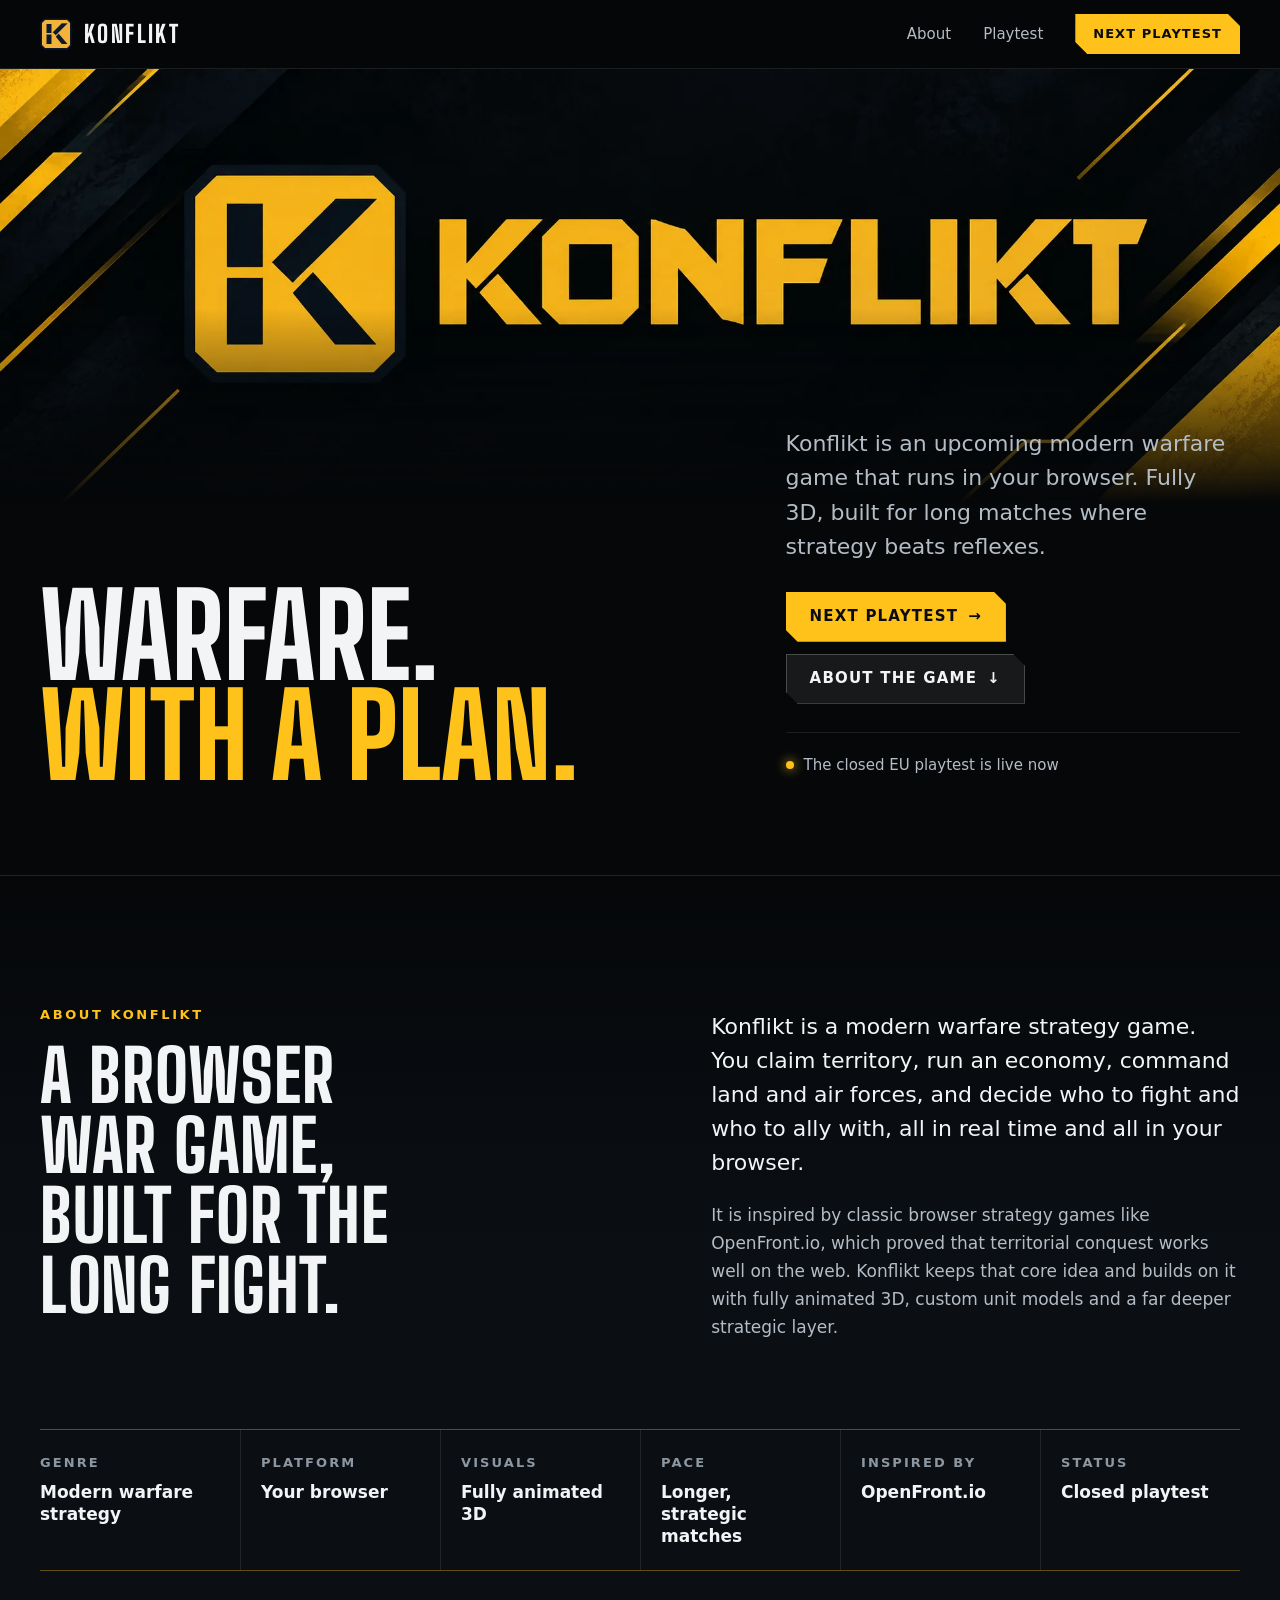
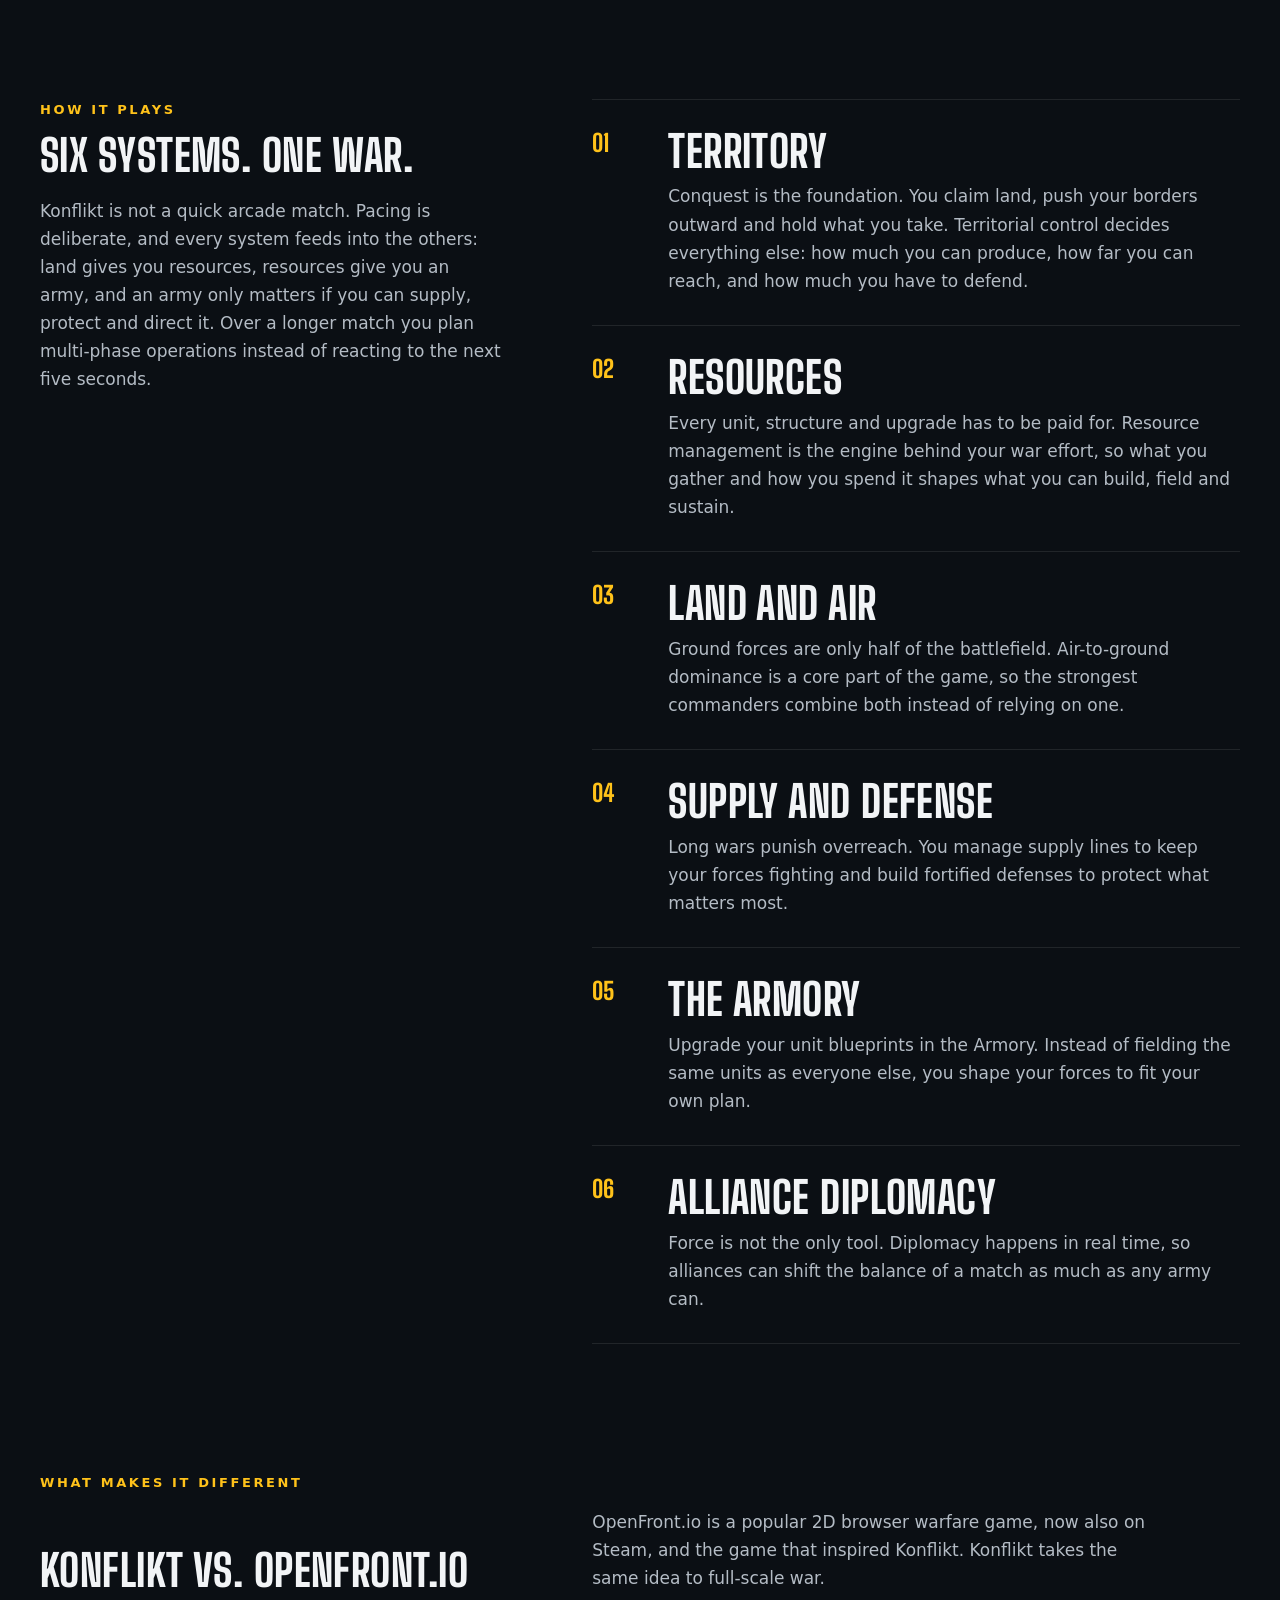
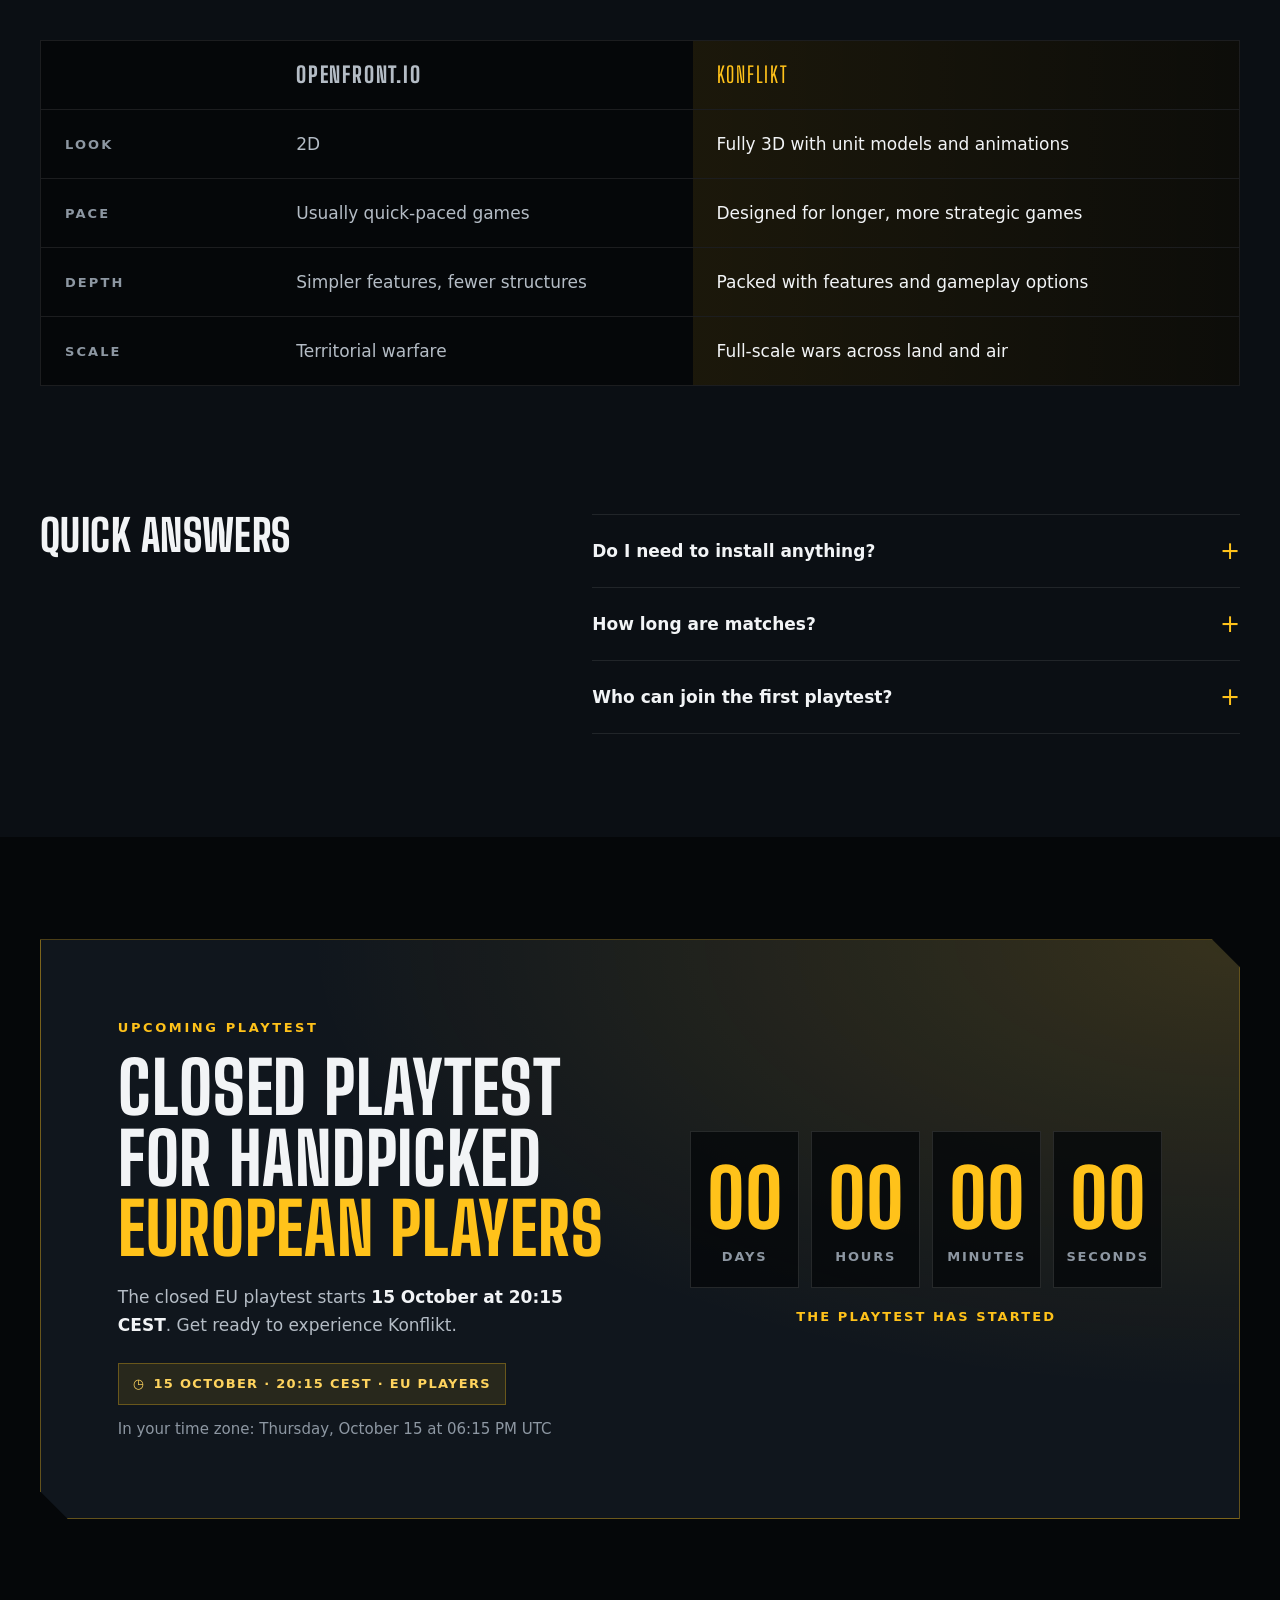
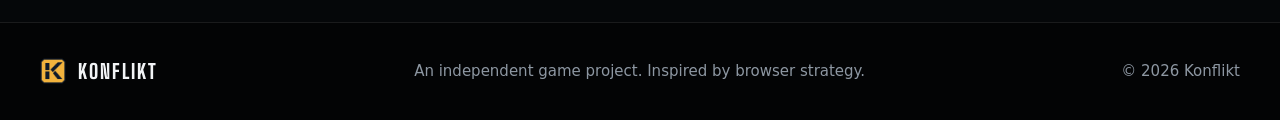
<file: index.html>
<!DOCTYPE html>
<html lang="en">
<head>
<meta charset="utf-8">
<meta name="viewport" content="width=device-width, initial-scale=1">
<meta name="theme-color" content="#050709">
<title>Konflikt — Warfare. With a plan.</title>
<meta name="description" content="Konflikt is a modern, fully 3D warfare strategy game that runs in your browser. Longer matches, deeper strategy. Closed EU playtest 15 October, 20:15 CEST.">
<meta property="og:title" content="Konflikt — Warfare. With a plan.">
<meta property="og:description" content="A fully 3D, browser-based warfare strategy game built for longer, deeper matches.">
<meta property="og:image" content="./assets/og.jpg">
<meta property="og:type" content="website">
<link rel="icon" type="image/png" href="./assets/favicon.png">
<link rel="preconnect" href="https://fonts.googleapis.com">
<link rel="preconnect" href="https://fonts.gstatic.com" crossorigin>
<link href="https://fonts.googleapis.com/css2?family=Big+Shoulders+Display:wght@700;800;900&display=swap" rel="stylesheet">
<link href="https://api.fontshare.com/v2/css?f[]=satoshi@400,500,700&display=swap" rel="stylesheet">
<link rel="preload" as="image" href="./assets/banner.webp">
<link rel="stylesheet" href="./style.css">
<script>document.documentElement.classList.add('js');</script>
</head>
<body>

<header class="site-header">
  <div class="wrap bar">
    <a class="brand" href="#top" aria-label="Konflikt, back to top">
      <img src="./assets/logo.png" width="32" height="32" alt="">
      <span>KONFLIKT</span>
    </a>
    <nav aria-label="Main">
      <a href="#about">About</a>
      <a href="#playtest">Playtest</a>
      <a class="btn btn-sm" href="#playtest">Next playtest</a>
    </nav>
  </div>
</header>

<main id="top">

  <!-- HERO -->
  <section class="hero">
    <img class="hero-art" src="./assets/banner.webp" width="1983" height="793" alt="Konflikt logo and wordmark in gold on a dark, angular background" fetchpriority="high">
    <div class="wrap hero-text">
      <h1>Warfare.<br><em>With a plan.</em></h1>
      <div class="hero-side">
        <p class="lead">Konflikt is an upcoming modern warfare game that runs in your browser. Fully 3D, built for long matches where strategy beats reflexes.</p>
        <div class="actions">
          <a class="btn" href="#playtest">Next playtest <span aria-hidden="true">&rarr;</span></a>
          <a class="btn btn-ghost" href="#about">About the game <span aria-hidden="true">&darr;</span></a>
        </div>
        <p class="hero-live" id="hero-live" role="status"><i class="dot" aria-hidden="true"></i><span id="hero-live-text">Closed EU playtest</span></p>
      </div>
    </div>
  </section>

  <!-- ABOUT -->
  <section class="about" id="about">
    <div class="wrap">

      <div class="about-head reveal">
        <div>
          <p class="kicker">About Konflikt</p>
          <h2>A browser war game, built for the long fight.</h2>
        </div>
        <div class="about-intro">
          <p class="lead">Konflikt is a modern warfare strategy game. You claim territory, run an economy, command land and air forces, and decide who to fight and who to ally with, all in real time and all in your browser.</p>
          <p>It is inspired by classic browser strategy games like OpenFront.io, which proved that territorial conquest works well on the web. Konflikt keeps that core idea and builds on it with fully animated 3D, custom unit models and a far deeper strategic layer.</p>
        </div>
      </div>

      <dl class="glance reveal" aria-label="Konflikt at a glance">
        <div><dt>Genre</dt><dd>Modern warfare strategy</dd></div>
        <div><dt>Platform</dt><dd>Your browser</dd></div>
        <div><dt>Visuals</dt><dd>Fully animated 3D</dd></div>
        <div><dt>Pace</dt><dd>Longer, strategic matches</dd></div>
        <div><dt>Inspired by</dt><dd>OpenFront.io</dd></div>
        <div><dt>Status</dt><dd>Closed playtest</dd></div>
      </dl>

      <div class="systems">
        <div class="systems-intro reveal">
          <p class="kicker">How it plays</p>
          <h3>Six systems. One war.</h3>
          <p>Konflikt is not a quick arcade match. Pacing is deliberate, and every system feeds into the others: land gives you resources, resources give you an army, and an army only matters if you can supply, protect and direct it. Over a longer match you plan multi-phase operations instead of reacting to the next five seconds.</p>
        </div>

        <ol class="system-list">
          <li class="reveal">
            <span class="num">01</span>
            <div>
              <h4>Territory</h4>
              <p>Conquest is the foundation. You claim land, push your borders outward and hold what you take. Territorial control decides everything else: how much you can produce, how far you can reach, and how much you have to defend.</p>
            </div>
          </li>
          <li class="reveal">
            <span class="num">02</span>
            <div>
              <h4>Resources</h4>
              <p>Every unit, structure and upgrade has to be paid for. Resource management is the engine behind your war effort, so what you gather and how you spend it shapes what you can build, field and sustain.</p>
            </div>
          </li>
          <li class="reveal">
            <span class="num">03</span>
            <div>
              <h4>Land and air</h4>
              <p>Ground forces are only half of the battlefield. Air-to-ground dominance is a core part of the game, so the strongest commanders combine both instead of relying on one.</p>
            </div>
          </li>
          <li class="reveal">
            <span class="num">04</span>
            <div>
              <h4>Supply and defense</h4>
              <p>Long wars punish overreach. You manage supply lines to keep your forces fighting and build fortified defenses to protect what matters most.</p>
            </div>
          </li>
          <li class="reveal">
            <span class="num">05</span>
            <div>
              <h4>The Armory</h4>
              <p>Upgrade your unit blueprints in the Armory. Instead of fielding the same units as everyone else, you shape your forces to fit your own plan.</p>
            </div>
          </li>
          <li class="reveal">
            <span class="num">06</span>
            <div>
              <h4>Alliance diplomacy</h4>
              <p>Force is not the only tool. Diplomacy happens in real time, so alliances can shift the balance of a match as much as any army can.</p>
            </div>
          </li>
        </ol>
      </div>

      <div class="compare reveal">
        <div class="compare-head">
          <p class="kicker">What makes it different</p>
          <h3>Konflikt vs. OpenFront.io</h3>
          <p>OpenFront.io is a popular 2D browser warfare game, now also on Steam, and the game that inspired Konflikt. Konflikt takes the same idea to full-scale war.</p>
        </div>
        <div class="table" role="table" aria-label="Comparison between OpenFront.io and Konflikt">
          <div class="row row-head" role="row">
            <span role="columnheader"></span>
            <span role="columnheader">OpenFront.io</span>
            <span role="columnheader" class="us">Konflikt</span>
          </div>
          <div class="row" role="row">
            <span role="rowheader">Look</span>
            <span role="cell">2D</span>
            <span role="cell" class="us">Fully 3D with unit models and animations</span>
          </div>
          <div class="row" role="row">
            <span role="rowheader">Pace</span>
            <span role="cell">Usually quick-paced games</span>
            <span role="cell" class="us">Designed for longer, more strategic games</span>
          </div>
          <div class="row" role="row">
            <span role="rowheader">Depth</span>
            <span role="cell">Simpler features, fewer structures</span>
            <span role="cell" class="us">Packed with features and gameplay options</span>
          </div>
          <div class="row" role="row">
            <span role="rowheader">Scale</span>
            <span role="cell">Territorial warfare</span>
            <span role="cell" class="us">Full-scale wars across land and air</span>
          </div>
        </div>
      </div>

      <div class="faq reveal">
        <h3>Quick answers</h3>
        <div class="faq-list">
          <details>
            <summary>Do I need to install anything?</summary>
            <p>No. Konflikt is a browser-based game, so you play it in your browser.</p>
          </details>
          <details>
            <summary>How long are matches?</summary>
            <p>Longer than a typical quick-drop browser game. Konflikt is built for deeper, more involved matches where planning pays off.</p>
          </details>
          <details>
            <summary>Who can join the first playtest?</summary>
            <p>The first playtest is closed and open to handpicked European players.</p>
          </details>
        </div>
      </div>

    </div>
  </section>

  <!-- PLAYTEST -->
  <section class="playtest" id="playtest">
    <div class="wrap">
      <div class="panel reveal">
        <div class="panel-copy">
          <p class="kicker">Upcoming playtest</p>
          <h2>Closed playtest for handpicked <em>European players</em></h2>
          <p>The closed EU playtest starts <strong>15 October at 20:15 CEST</strong>. Get ready to experience Konflikt.</p>
          <p class="chip"><span aria-hidden="true">&#9719;</span> 15 October &middot; 20:15 CEST &middot; EU players</p>
          <p class="local" id="local-time" hidden></p>
        </div>
        <div class="panel-timer">
          <div class="countdown" role="timer" aria-label="Countdown to playtest start">
            <div class="tb"><strong id="days">00</strong><span>Days</span></div>
            <div class="tb"><strong id="hours">00</strong><span>Hours</span></div>
            <div class="tb"><strong id="minutes">00</strong><span>Minutes</span></div>
            <div class="tb"><strong id="seconds">00</strong><span>Seconds</span></div>
          </div>
          <p class="status" id="countdown-status" role="status">Time to playtest start</p>
        </div>
      </div>
    </div>
  </section>

</main>

<footer>
  <div class="wrap foot">
    <a class="brand" href="#top" aria-label="Konflikt, back to top"><img src="./assets/logo.png" width="26" height="26" alt=""><span>KONFLIKT</span></a>
    <p>An independent game project. Inspired by browser strategy.</p>
    <p>&copy; <span id="year">2026</span> Konflikt</p>
  </div>
</footer>

<script src="./app.js"></script>
<script data-pplx-inline-edit>
(function () {
  if (window === window.top) return;

  const allowedParentOrigins = ["https://www.perplexity.ai","https://perplexity.ai","https://testing.perplexity.ai","https://staging.perplexity.ai","https://*.preview.i.perplexity.ai","http://perplexity.localhost","http://localhost:1420","http://127.0.0.1:1420","http://localhost:3000","http://127.0.0.1:3000","http://localhost:5173","http://127.0.0.1:5173"];
  const MAX_FONT_BYTES = 500 * 1024;
  const MAX_TOTAL_FONT_BYTES = 2 * 1024 * 1024;
  const DEFAULT_LINE_HEIGHT = 16;
  let scrollForwarding = false;
  let scrollRaf = 0;
  let trustedTopOrigin = null;

  // Allow entries like "https://*.preview.i.perplexity.ai" — the wildcard
  // matches a single DNS label (no dots), so "https://*.foo" cannot stretch
  // across multiple labels.
  function matchesAllowedOrigin(origin) {
    if (!origin) return false;
    for (const entry of allowedParentOrigins) {
      if (!entry.includes("*")) {
        if (entry === origin) return true;
        continue;
      }
      const pattern = new RegExp(
        "^" +
          entry.replace(/[.+?^${}()|[\]\\]/g, "\\$&").replace(/\*/g, "[^.]+") +
          "$",
      );
      if (pattern.test(origin)) return true;
    }
    return false;
  }

  // Trust decision: when the sender is same-origin-visible (event.origin is a
  // real origin like https://www.perplexity.ai) we trust event.origin directly.
  // When event.origin is "null" (opaque broker srcdoc), we fall back to the
  // broker's stamped `parentOrigin` to identify the top window. The fallback
  // is claim-only — we rely on the browser's native `targetOrigin` enforcement
  // on the response path (see postToTrustedTop) to ensure replies can't be
  // delivered to anyone but the actual top window of that claimed origin.
  function getTrustedParentOrigin(event) {
    const forwardedParentOrigin =
      typeof event.data.parentOrigin === "string" ? event.data.parentOrigin : null;
    const parentOrigin = event.origin === "null" ? forwardedParentOrigin : event.origin;
    return matchesAllowedOrigin(parentOrigin) ? parentOrigin : null;
  }

  // All responses go to window.top with targetOrigin = the allowlisted origin.
  // An attacker that iframes us inside their own null-origin broker can claim
  // any parentOrigin they like, but the browser will drop the reply whenever
  // the real top's origin doesn't match — so the screenshot never leaves.
  function postToTrustedTop(message) {
    if (!trustedTopOrigin) return;
    try {
      window.top.postMessage(message, trustedTopOrigin);
    } catch (_error) {}
  }

  const PICK_CAPABILITIES = ["pick"];
  const PICK_CHAIN_LENGTH = 4;
  const PICK_MAX_TEXT_CHARS = 120;
  const PICK_MAX_HTML_CHARS = 300;

  function truncate(value, maxChars) {
    return value.length > maxChars ? value.slice(0, maxChars - 1) + "…" : value;
  }

  function isPickableElement(element) {
    return (
      element instanceof Element &&
      element !== document.documentElement &&
      element !== document.body
    );
  }

  function resolvePickTarget(x, y) {
    if (!Number.isFinite(x) || !Number.isFinite(y)) return null;
    const element = document.elementFromPoint(x, y);
    return isPickableElement(element) ? element.closest("svg") || element : null;
  }

  function pickLabel(element) {
    if (element.id) return element.localName + "#" + element.id;
    return [element.localName].concat(Array.from(element.classList).slice(0, 2)).join(".");
  }

  // Only attributes that help find the element in source. data-* values and URL
  // query strings or fragments can carry tokens.
  const PICK_ATTRIBUTES = new Set([
    "id",
    "class",
    "name",
    "type",
    "role",
    "alt",
    "aria-label",
    "href",
    "src",
  ]);

  function pickAttributeValue(attribute) {
    return attribute.name === "href" || attribute.name === "src"
      ? attribute.value.split(/[?#]/)[0]
      : attribute.value;
  }

  function describePickElement(element) {
    const chain = [];
    for (
      let current = element;
      isPickableElement(current) && chain.length < PICK_CHAIN_LENGTH;
      current = current.parentElement
    ) {
      chain.unshift(current);
    }
    const attributes = Array.from(element.attributes)
      .filter((attribute) => PICK_ATTRIBUTES.has(attribute.name))
      .map((attribute) => ` ${attribute.name}="${pickAttributeValue(attribute).replace(/"/g, "&quot;")}"`)
      .join("");
    const text = (element.innerText || element.textContent || "").replace(/\s+/g, " ").trim();
    return {
      chain: chain.map(pickLabel),
      html: truncate(`<${element.localName}${attributes}>`, PICK_MAX_HTML_CHARS),
      text: text ? truncate(text, PICK_MAX_TEXT_CHARS) : undefined,
    };
  }

  // Hover asks once per frame, and innerText on a large section forces layout,
  // so only the rect is re-read while the pointer stays on the same element.
  // Clicks ask for fresh details since the page may have changed the element.
  let lastPick = null;

  function describePickTarget(element, fresh) {
    if (fresh || lastPick?.element !== element) {
      lastPick = { element, details: describePickElement(element) };
    }
    const rect = element.getBoundingClientRect();
    return {
      rect: { x: rect.left, y: rect.top, width: rect.width, height: rect.height },
      ...lastPick.details,
    };
  }

  function inlineAll(original, clone) {
    if (original.nodeType !== 1 || clone.nodeType !== 1) return;

    try {
      const computedStyle = getComputedStyle(original);
      // cssText on a computed style is the serialized declaration in modern
      // Chromium/Safari — a single read beats enumerating ~400 longhand
      // properties. Firefox returns "" here, so we fall back on empty.
      const serialized = computedStyle.cssText;
      if (serialized) {
        clone.style.cssText = serialized;
      } else {
        const parts = new Array(computedStyle.length);
        for (let index = 0; index < computedStyle.length; index += 1) {
          const property = computedStyle[index];
          parts[index] = `${property}:${computedStyle.getPropertyValue(property)};`;
        }
        clone.style.cssText = parts.join("");
      }
    } catch (_error) {}

    const originalChildren = original.children;
    const clonedChildren = clone.children;
    for (
      let index = 0;
      index < originalChildren.length && index < clonedChildren.length;
      index += 1
    ) {
      inlineAll(originalChildren[index], clonedChildren[index]);
    }
  }

  function extractFontUrl(srcValue) {
    const matches = [
      ...srcValue.matchAll(
        /url\(["']?([^"')]+)["']?\)(?:\s*format\(["']?([^"')]+)["']?\))?/gi,
      ),
    ];
    if (matches.length === 0) return null;
    const woff2 = matches.find((m) => m[2] && m[2].toLowerCase().includes("woff2"));
    if (woff2) return woff2[1];
    const woff = matches.find((m) => m[2] && m[2].toLowerCase().includes("woff"));
    if (woff) return woff[1];
    return matches[0][1];
  }

  // Cache resolved font URL -> data URI across captures. Fonts on a page
  // essentially never change, and a batch run emits multiple captures back to
  // back — without this we'd refetch + re-base64 every time.
  const fontDataUriCache = new Map();
  const SRC_DECLARATION_RE = /src\s*:\s*[^;}]+/i;

  async function fetchAsDataUri(url) {
    if (fontDataUriCache.has(url)) return fontDataUriCache.get(url);
    let dataUri = null;
    try {
      const response = await fetch(url, { mode: "cors", credentials: "omit" });
      if (response.ok) {
        const blob = await response.blob();
        if (blob.size <= MAX_FONT_BYTES) {
          dataUri = await new Promise((resolve) => {
            const reader = new FileReader();
            reader.onloadend = () =>
              resolve(typeof reader.result === "string" ? reader.result : null);
            reader.onerror = () => resolve(null);
            reader.readAsDataURL(blob);
          });
        }
      }
    } catch (_error) {
      dataUri = null;
    }
    fontDataUriCache.set(url, dataUri);
    return dataUri;
  }

  function collectFontFaceRuleTexts() {
    const rules = [];
    for (const sheet of document.styleSheets) {
      let cssRules;
      try {
        cssRules = sheet.cssRules;
      } catch (_error) {
        continue;
      }
      if (!cssRules) continue;
      for (const rule of cssRules) {
        const cssText = rule.cssText || "";
        if (cssText.startsWith("@font-face")) rules.push(cssText);
      }
    }
    return rules;
  }

  async function buildInlinedFontCss() {
    const ruleTexts = collectFontFaceRuleTexts();
    if (ruleTexts.length === 0) return null;

    const resolved = ruleTexts.map((cssText) => {
      if (!SRC_DECLARATION_RE.test(cssText)) return null;
      const srcMatch = cssText.match(/src\s*:\s*([^;}]+)[;}]/i);
      if (!srcMatch) return null;
      const url = extractFontUrl(srcMatch[1]);
      if (!url) return null;
      try {
        return { cssText, url: new URL(url, document.baseURI).href };
      } catch (_error) {
        return null;
      }
    });

    const dataUris = await Promise.all(
      resolved.map((entry) => (entry ? fetchAsDataUri(entry.url) : Promise.resolve(null))),
    );

    const inlined = [];
    let totalBytes = 0;
    for (let index = 0; index < resolved.length; index += 1) {
      const entry = resolved[index];
      const dataUri = dataUris[index];
      if (!entry || !dataUri) continue;
      const approxBytes = dataUri.length * 0.75;
      if (totalBytes + approxBytes > MAX_TOTAL_FONT_BYTES) break;
      totalBytes += approxBytes;
      inlined.push(entry.cssText.replace(SRC_DECLARATION_RE, `src: url("${dataUri}")`));
    }
    return inlined.length > 0 ? inlined.join("\n") : null;
  }

  function stripExternal(clone) {
    const images = clone.querySelectorAll("img");
    for (let index = 0; index < images.length; index += 1) {
      const src = images[index].getAttribute("src");
      if (src && !src.startsWith("data:")) images[index].removeAttribute("src");
    }

    const elements = clone.querySelectorAll("*");
    for (let index = 0; index < elements.length; index += 1) {
      const style = elements[index].style.cssText;
      if (style && style.includes("url(")) {
        elements[index].style.cssText = style.replace(
          /url\(["']?(?!data:)[^)"']*["']?\)/gi,
          "none",
        );
      }
    }
  }

  function emitScroll() {
    scrollRaf = 0;
    if (!scrollForwarding) return;
    postToTrustedTop({
      type: "INLINE_EDIT_SCROLL",
      scrollX: window.scrollX,
      scrollY: window.scrollY,
      capabilities: PICK_CAPABILITIES,
    });
  }

  window.addEventListener(
    "scroll",
    function () {
      if (!scrollForwarding || scrollRaf) return;
      scrollRaf = requestAnimationFrame(emitScroll);
    },
    { passive: true, capture: true },
  );

  async function handleCaptureRequest(event) {
    const requestId = event.data.requestId;
    const scrollX = window.scrollX;
    const scrollY = window.scrollY;
    const width = window.innerWidth;
    const height = window.innerHeight;

    function postResult(dataUrl) {
      postToTrustedTop({
        type: "INLINE_EDIT_SCREENSHOT_RESULT",
        requestId,
        dataUrl,
        scrollX,
        scrollY,
      });
    }

    try {
      // Wait for any pending web fonts to resolve so both inline metrics and
      // the @font-face inlining below see the same loaded faces.
      if (document.fonts && document.fonts.ready) {
        try {
          await document.fonts.ready;
        } catch (_error) {}
      }

      const clone = document.documentElement.cloneNode(true);
      inlineAll(document.documentElement, clone);

      const removedNodes = clone.querySelectorAll("script,link[rel=\"stylesheet\"],style");
      for (let index = 0; index < removedNodes.length; index += 1) {
        removedNodes[index].remove();
      }

      stripExternal(clone);

      // Re-embed web fonts as data-URI @font-face rules so the SVG rasterizer
      // can resolve them — external font URLs aren't fetched during
      // foreignObject rendering, which would otherwise force a fallback face
      // and change text metrics.
      const inlinedFontCss = await buildInlinedFontCss();
      if (inlinedFontCss) {
        const styleEl = document.createElement("style");
        styleEl.textContent = inlinedFontCss;
        const head = clone.querySelector("head");
        if (head) head.appendChild(styleEl);
        else clone.insertBefore(styleEl, clone.firstChild);
      }

      const html = new XMLSerializer().serializeToString(clone);
      const svg =
        `<svg xmlns="http://www.w3.org/2000/svg" width="${width}" height="${height}">` +
        '<foreignObject width="100%" height="100%">' +
        `<div xmlns="http://www.w3.org/1999/xhtml" style="width:${width}px;height:${height}px;overflow:hidden">` +
        `<div style="position:relative;left:-${scrollX}px;top:-${scrollY}px">` +
        html +
        "</div></div></foreignObject></svg>";
      const svgUrl = `data:image/svg+xml;charset=utf-8,${encodeURIComponent(svg)}`;
      const image = new Image();
      image.onload = function () {
        const canvas = document.createElement("canvas");
        canvas.width = width;
        canvas.height = height;
        canvas.getContext("2d").drawImage(image, 0, 0);
        postResult(canvas.toDataURL("image/png"));
      };
      image.onerror = function () {
        postResult(null);
      };
      image.src = svgUrl;
    } catch (_error) {
      postResult(null);
    }
  }

  window.addEventListener("message", function (event) {
    if (!event.data) return;
    // Only accept messages from the direct parent frame. Blocks sibling /
    // unrelated-window postMessage senders that could otherwise reach us.
    if (event.source !== window.parent) return;

    const trustedParentOrigin = getTrustedParentOrigin(event);
    if (!trustedParentOrigin) return;
    trustedTopOrigin = trustedParentOrigin;

    if (event.data.type === "INLINE_EDIT_PICK") {
      const element = resolvePickTarget(event.data.x, event.data.y);
      postToTrustedTop({
        type: "INLINE_EDIT_PICK_RESULT",
        seq: event.data.seq,
        target: element ? describePickTarget(element, event.data.fresh === true) : null,
      });
      return;
    }

    if (event.data.type === "INLINE_EDIT_SCROLL_START") {
      scrollForwarding = true;
      emitScroll();
      return;
    }

    if (event.data.type === "INLINE_EDIT_SCROLL_STOP") {
      scrollForwarding = false;
      if (scrollRaf) cancelAnimationFrame(scrollRaf);
      scrollRaf = 0;
      return;
    }

    if (event.data.type === "INLINE_EDIT_SCROLL_BY") {
      const { deltaX, deltaY, deltaMode } = event.data;
      if (!scrollForwarding || !Number.isFinite(deltaX) || !Number.isFinite(deltaY)) return;
      if (deltaMode !== 0 && deltaMode !== 1 && deltaMode !== 2) return;
      const lineHeight =
        parseFloat(getComputedStyle(document.documentElement).lineHeight) || DEFAULT_LINE_HEIGHT;
      const scaleX = deltaMode === 1 ? lineHeight : deltaMode === 2 ? window.innerWidth : 1;
      const scaleY = deltaMode === 1 ? lineHeight : deltaMode === 2 ? window.innerHeight : 1;
      // The selection overlay receives the wheel event instead of this iframe.
      // Instant scrolling preserves trackpad deltas even on smooth-scroll sites.
      window.scrollBy({ left: deltaX * scaleX, top: deltaY * scaleY, behavior: "instant" });
      emitScroll();
      return;
    }

    if (event.data.type !== "INLINE_EDIT_CAPTURE_REQUEST") return;

    handleCaptureRequest(event);
  });
})();


</script></body>
</html>
</file>
<file: style.css>
/* ---------- Tokens ---------- */
:root {
  --bg: #050709;
  --surface: #0b0f14;
  --surface-2: #10161d;
  --text: #f2f4f6;
  --text-2: #b4bcc5;
  --text-3: #8d97a2;
  --gold: #ffc21a;
  --gold-2: #ffd45e;
  --line: rgba(255, 255, 255, 0.09);
  --line-gold: rgba(255, 194, 26, 0.35);

  --font-display: 'Big Shoulders Display', 'Arial Narrow', 'Impact', sans-serif;
  --font-body: 'Satoshi', 'Inter', system-ui, -apple-system, 'Segoe UI', sans-serif;

  --text-xs: clamp(0.75rem, 0.7rem + 0.2vw, 0.8125rem);
  --text-sm: clamp(0.875rem, 0.84rem + 0.2vw, 0.9375rem);
  --text-base: clamp(1rem, 0.96rem + 0.2vw, 1.0625rem);
  --text-lg: clamp(1.125rem, 1.02rem + 0.6vw, 1.375rem);
  --text-xl: clamp(1.75rem, 1.3rem + 1.8vw, 2.75rem);
  --text-2xl: clamp(2.5rem, 1.6rem + 3.6vw, 4.5rem);
  --text-hero: clamp(3.5rem, 1rem + 8vw, 7.25rem);

  --max: 1200px;
  --gutter: clamp(20px, 4vw, 40px);
}

/* ---------- Base ---------- */
*, *::before, *::after { box-sizing: border-box; }
html { scroll-behavior: smooth; scroll-padding-top: 84px; -webkit-text-size-adjust: 100%; }
body {
  margin: 0;
  background: var(--bg);
  color: var(--text);
  font-family: var(--font-body);
  font-size: var(--text-base);
  line-height: 1.65;
  overflow-x: hidden;
  -webkit-font-smoothing: antialiased;
}
img { max-width: 100%; display: block; }
a { color: inherit; text-decoration: none; }
h1, h2, h3, h4, p, dl, dd, ol { margin: 0; }
ol { padding: 0; list-style: none; }
em { font-style: normal; color: var(--gold); }
:focus-visible { outline: 2px solid var(--gold); outline-offset: 3px; }
.wrap { width: min(var(--max), calc(100% - 2 * var(--gutter))); margin-inline: auto; }

.kicker {
  font-size: var(--text-xs);
  font-weight: 700;
  letter-spacing: 0.2em;
  text-transform: uppercase;
  color: var(--gold);
  margin-bottom: 14px;
}
h2, h3, h4 { font-family: var(--font-display); text-transform: uppercase; font-weight: 800; letter-spacing: 0.01em; line-height: 0.98; }
h2 { font-size: var(--text-2xl); }
h3 { font-size: var(--text-xl); }
.lead { font-size: var(--text-lg); line-height: 1.55; color: var(--text); }

/* ---------- Buttons ---------- */
.btn {
  display: inline-flex; align-items: center; justify-content: center; gap: 10px;
  min-height: 50px; padding: 0 24px;
  background: var(--gold); color: #0a0c0f;
  font-size: var(--text-sm); font-weight: 700; letter-spacing: 0.08em; text-transform: uppercase;
  border: 0; cursor: pointer;
  clip-path: polygon(0 0, calc(100% - 12px) 0, 100% 12px, 100% 100%, 12px 100%, 0 calc(100% - 12px));
  transition: background 0.2s, transform 0.2s;
}
.btn:hover { background: var(--gold-2); transform: translateY(-2px); }
.btn-ghost { background: rgba(255, 255, 255, 0.07); color: var(--text); box-shadow: inset 0 0 0 1px rgba(255, 255, 255, 0.22); }
.btn-ghost:hover { background: rgba(255, 255, 255, 0.13); }
.btn-sm { min-height: 40px; padding: 0 18px; font-size: var(--text-xs); }

/* ---------- Header ---------- */
.site-header {
  position: sticky; top: 0; z-index: 30;
  background: rgba(5, 7, 9, 0.82);
  backdrop-filter: blur(14px); -webkit-backdrop-filter: blur(14px);
  border-bottom: 1px solid var(--line);
}
.bar { height: 68px; display: flex; align-items: center; justify-content: space-between; gap: 20px; }
.brand { display: inline-flex; align-items: center; gap: 12px; font-family: var(--font-display); font-weight: 800; font-size: 1.5rem; letter-spacing: 0.1em; }
.brand span { color: var(--text); }
.site-header nav { display: flex; align-items: center; gap: clamp(16px, 3vw, 32px); font-size: var(--text-sm); font-weight: 500; color: var(--text-2); }
.site-header nav a:not(.btn) { transition: color 0.2s; padding: 8px 0; }
.site-header nav a:not(.btn):hover { color: var(--gold); }

/* ---------- Hero ---------- */
.hero { position: relative; padding-bottom: clamp(48px, 7vw, 96px); overflow: hidden; }
.hero-art {
  width: 100%;
  height: clamp(220px, 34vw, 480px);
  object-fit: cover;
  object-position: center;
  -webkit-mask-image: linear-gradient(180deg, #000 55%, transparent 100%);
  mask-image: linear-gradient(180deg, #000 55%, transparent 100%);
}
.hero-text {
  position: relative;
  margin-top: calc(-1 * clamp(24px, 6vw, 90px));
  display: grid; grid-template-columns: minmax(0, 1.5fr) minmax(0, 1fr);
  gap: clamp(28px, 5vw, 72px); align-items: end;
}
h1 {
  font-family: var(--font-display); font-weight: 800; text-transform: uppercase;
  font-size: var(--text-hero); line-height: 0.86; letter-spacing: 0;
}
.hero-side { display: grid; gap: 28px; padding-bottom: 8px; }
.hero-side .lead { color: var(--text-2); max-width: 34ch; }
.actions { display: flex; flex-wrap: wrap; gap: 12px; }
.hero-live {
  display: inline-flex; align-items: center; gap: 10px;
  font-size: var(--text-sm); font-weight: 500; color: var(--text-2);
  padding-top: 20px; border-top: 1px solid var(--line);
}
.hero-live b { color: var(--gold); font-weight: 700; font-variant-numeric: tabular-nums; }
.dot { width: 8px; height: 8px; border-radius: 50%; background: var(--gold); box-shadow: 0 0 12px var(--gold); flex: none; }
.is-live .dot { animation: pulse 1.6s ease-in-out infinite; }
@keyframes pulse { 50% { opacity: 0.35; } }

/* ---------- About ---------- */
.about { padding-block: clamp(72px, 10vw, 140px) clamp(64px, 8vw, 110px); background: linear-gradient(180deg, var(--bg), var(--surface) 12%, var(--surface) 100%); border-top: 1px solid var(--line); }

.about-head { display: grid; grid-template-columns: minmax(0, 1.1fr) minmax(0, 1fr); gap: clamp(32px, 7vw, 110px); align-items: start; }
.about-head h2 { max-width: 12ch; }
.about-intro { display: grid; gap: 20px; padding-top: 6px; }
.about-intro p:not(.lead) { color: var(--text-2); }

.glance {
  margin-top: clamp(48px, 7vw, 88px);
  display: grid; grid-template-columns: repeat(6, minmax(0, 1fr));
  border-block: 1px solid var(--line-gold);
}
.glance div { padding: 22px 20px 22px 0; }
.glance div + div { padding-left: 20px; border-left: 1px solid var(--line); }
.glance dt { font-size: var(--text-xs); font-weight: 700; letter-spacing: 0.16em; text-transform: uppercase; color: var(--text-3); margin-bottom: 8px; }
.glance dd { font-weight: 700; line-height: 1.3; }

.systems {
  margin-top: clamp(72px, 10vw, 140px);
  display: grid; grid-template-columns: minmax(0, 5fr) minmax(0, 7fr);
  gap: clamp(32px, 7vw, 110px); align-items: start;
}
.systems-intro { position: sticky; top: 108px; display: grid; gap: 0; }
.systems-intro h3 { margin-bottom: 20px; }
.systems-intro p:last-child { color: var(--text-2); }
.system-list li { display: grid; grid-template-columns: 56px minmax(0, 1fr); gap: 8px 20px; padding: 30px 0; border-top: 1px solid var(--line); }
.system-list li:last-child { border-bottom: 1px solid var(--line); }
.num { font-family: var(--font-display); font-weight: 800; font-size: 1.5rem; color: var(--gold); line-height: 1.1; }
.system-list h4 { font-size: var(--text-xl); margin-bottom: 10px; }
.system-list p { color: var(--text-2); max-width: 56ch; }

.compare {
  margin-top: clamp(72px, 10vw, 140px);
  display: grid; gap: clamp(28px, 4vw, 48px);
}
.compare-head { display: grid; grid-template-columns: minmax(0, 5fr) minmax(0, 7fr); gap: 14px clamp(20px, 7vw, 110px); align-items: end; }
.compare-head .kicker { grid-column: 1 / -1; margin-bottom: 0; }
.compare-head p:last-child { color: var(--text-2); max-width: 52ch; }
.table { border: 1px solid var(--line); background: var(--bg); }
.row { display: grid; grid-template-columns: 0.55fr 1fr 1.3fr; }
.row + .row { border-top: 1px solid var(--line); }
.row > span { padding: 20px 24px; color: var(--text-2); }
.row > span:first-child { color: var(--text-3); font-size: var(--text-xs); font-weight: 700; letter-spacing: 0.16em; text-transform: uppercase; padding-top: 24px; }
.row > .us { color: var(--text); font-weight: 500; background: linear-gradient(90deg, rgba(255, 194, 26, 0.09), rgba(255, 194, 26, 0.03)); }
.row-head > span { font-family: var(--font-display); font-weight: 800; font-size: var(--text-lg); letter-spacing: 0.08em; text-transform: uppercase; color: var(--text-2); padding-block: 16px; }
.row-head > .us { color: var(--gold); }

.faq { margin-top: clamp(72px, 10vw, 140px); display: grid; grid-template-columns: minmax(0, 5fr) minmax(0, 7fr); gap: clamp(20px, 7vw, 110px); align-items: start; }
.faq-list details { border-top: 1px solid var(--line); }
.faq-list details:last-child { border-bottom: 1px solid var(--line); }
.faq-list summary {
  list-style: none; cursor: pointer; padding: 22px 0; font-weight: 700;
  display: flex; justify-content: space-between; align-items: center; gap: 20px;
}
.faq-list summary::-webkit-details-marker { display: none; }
.faq-list summary::after { content: '+'; color: var(--gold); font-size: 1.5rem; line-height: 1; font-weight: 500; transition: transform 0.2s; }
.faq-list details[open] summary::after { transform: rotate(45deg); }
.faq-list summary:hover { color: var(--gold); }
.faq-list details p { color: var(--text-2); padding: 0 40px 24px 0; max-width: 56ch; }

/* ---------- Playtest ---------- */
.playtest { padding-block: clamp(56px, 8vw, 110px); }
.panel {
  position: relative; isolation: isolate;
  display: grid; grid-template-columns: minmax(0, 1.05fr) minmax(0, 1fr); gap: clamp(32px, 6vw, 88px); align-items: center;
  padding: clamp(28px, 6vw, 80px);
  background: radial-gradient(ellipse at 100% 0%, rgba(255, 194, 26, 0.16), transparent 55%), var(--surface-2);
  border: 1px solid var(--line-gold);
  clip-path: polygon(0 0, calc(100% - 28px) 0, 100% 28px, 100% 100%, 28px 100%, 0 calc(100% - 28px));
}
.panel h2 { font-size: var(--text-2xl); margin-bottom: 20px; }
.panel-copy > p:not(.kicker):not(.chip):not(.local) { color: var(--text-2); max-width: 44ch; }
.panel-copy strong { color: var(--text); }
.chip {
  display: inline-flex; align-items: center; gap: 8px; margin-top: 24px; padding: 9px 14px;
  background: rgba(255, 194, 26, 0.1); border: 1px solid rgba(255, 194, 26, 0.3);
  color: var(--gold-2); font-size: var(--text-xs); font-weight: 700; letter-spacing: 0.1em; text-transform: uppercase;
}
.local { margin-top: 12px; font-size: var(--text-sm); color: var(--text-3); }

.countdown { display: grid; grid-template-columns: repeat(4, minmax(0, 1fr)); gap: clamp(6px, 1.2vw, 12px); }
.tb { padding: clamp(14px, 2.4vw, 26px) 4px clamp(12px, 2vw, 20px); text-align: center; background: rgba(5, 7, 9, 0.78); border: 1px solid rgba(255, 255, 255, 0.12); }
.tb strong { display: block; font-family: var(--font-display); font-weight: 800; font-size: clamp(2.5rem, 1.2rem + 5vw, 5rem); line-height: 1; font-variant-numeric: tabular-nums; }
.tb span { display: block; margin-top: 8px; font-size: var(--text-xs); font-weight: 700; letter-spacing: 0.14em; text-transform: uppercase; color: var(--text-3); }
.status { margin-top: 18px; text-align: center; font-size: var(--text-xs); font-weight: 700; letter-spacing: 0.16em; text-transform: uppercase; color: var(--gold); }
.panel.is-live .tb strong { color: var(--gold); }

/* ---------- Footer ---------- */
footer { border-top: 1px solid var(--line); padding: 32px 0; font-size: var(--text-sm); color: var(--text-3); background: #030405; }
.foot { display: flex; justify-content: space-between; align-items: center; gap: 16px 32px; flex-wrap: wrap; }
footer .brand { font-size: 1.25rem; color: var(--text); }

/* ---------- Reveal on scroll ---------- */
.js .reveal { opacity: 0; transform: translateY(18px); transition: opacity 0.7s ease, transform 0.7s ease; }
.js .reveal.in { opacity: 1; transform: none; }

/* ---------- Responsive ---------- */
@media (max-width: 960px) {
  .hero-text, .about-head, .systems, .compare-head, .faq, .panel { grid-template-columns: minmax(0, 1fr); }
  .hero-side .lead { max-width: 48ch; }
  .about-head h2 { max-width: none; }
  .systems-intro { position: static; }
  .glance { grid-template-columns: repeat(3, minmax(0, 1fr)); }
  .glance div:nth-child(4) { border-left: 0; padding-left: 0; }
  .glance div:nth-child(n+4) { border-top: 1px solid var(--line); }
}
@media (max-width: 640px) {
  .site-header nav a:not(.btn) { display: none; }
  .bar { height: 62px; }
  .hero-art { height: clamp(150px, 46vw, 260px); }
  .glance { grid-template-columns: repeat(2, minmax(0, 1fr)); }
  .glance div, .glance div + div { padding: 18px 12px 18px 0; border-left: 0; }
  .glance div:nth-child(even) { padding-left: 16px; border-left: 1px solid var(--line); }
  .glance div:nth-child(n+3) { border-top: 1px solid var(--line); }
  .system-list li { grid-template-columns: 40px minmax(0, 1fr); gap: 6px 12px; padding: 24px 0; }
  .row { grid-template-columns: minmax(0, 1fr) minmax(0, 1fr); }
  .row > span:first-child { grid-column: 1 / -1; padding: 16px 18px 0; }
  .row > span { padding: 8px 18px 18px; }
  .row-head { display: none; }
  .row:not(.row-head) > span:nth-child(2)::before,
  .row:not(.row-head) > span:nth-child(3)::before { display: block; font-size: var(--text-xs); font-weight: 700; letter-spacing: 0.12em; text-transform: uppercase; margin-bottom: 4px; color: var(--text-3); }
  .row:not(.row-head) > span:nth-child(2)::before { content: 'OpenFront.io'; }
  .row:not(.row-head) > span:nth-child(3)::before { content: 'Konflikt'; color: var(--gold); }
  .actions .btn { flex: 1 1 100%; }
  .panel { padding: 28px 18px; }
  .tb span { letter-spacing: 0.06em; font-size: 0.6875rem; }
  .chip { letter-spacing: 0.06em; }
  .foot { flex-direction: column; align-items: flex-start; }
}
@media (prefers-reduced-motion: reduce) {
  html { scroll-behavior: auto; }
  *, *::before, *::after { transition: none !important; animation: none !important; }
  .js .reveal { opacity: 1; transform: none; }
}
</file>
